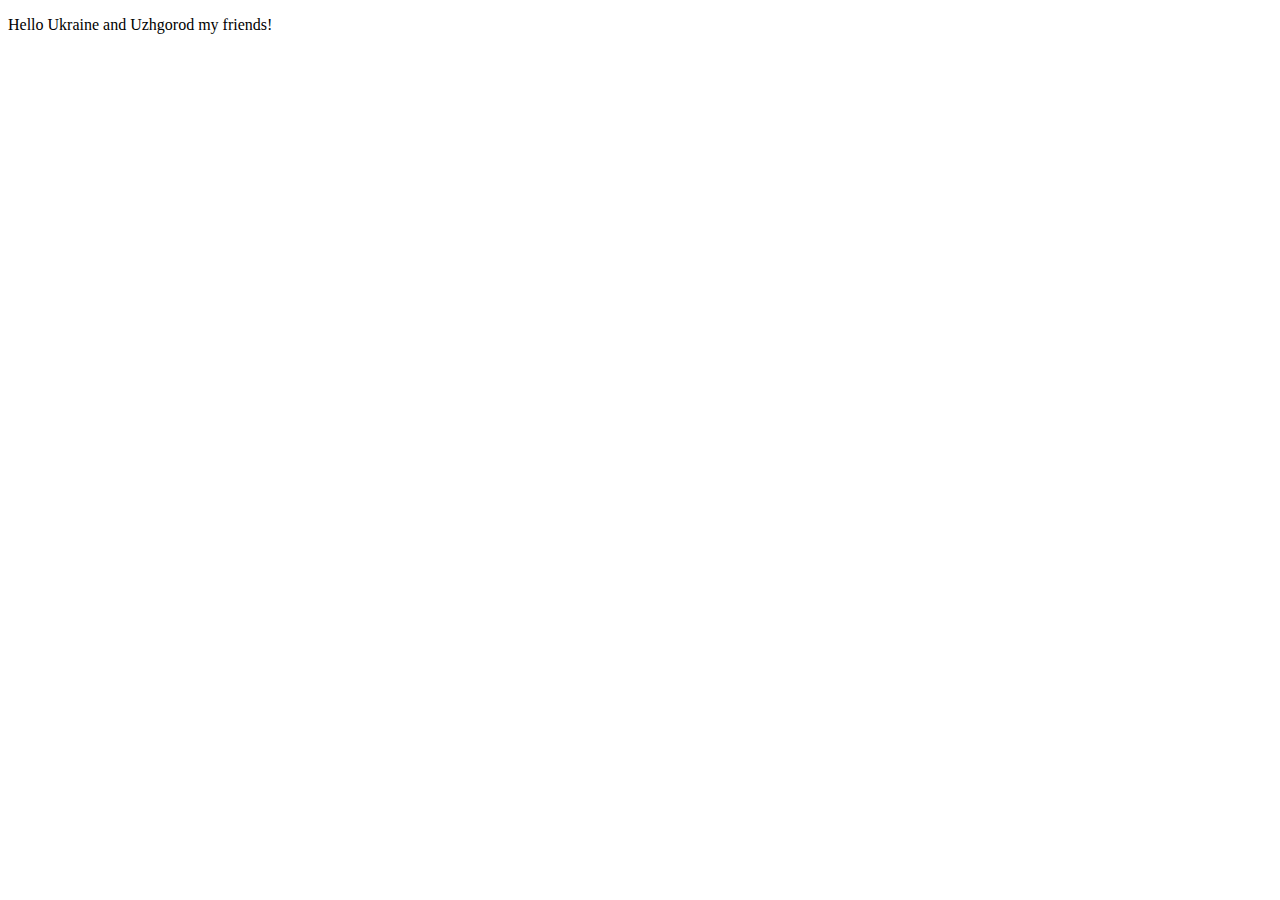
<file: index.html>
<!DOCTYPE html>
<html lang="en">
<head>
    <meta charset="UTF-8">
    <meta name="viewport" content="width=device-width, initial-scale=1.0">
    <title>Document</title>
</head>
<body>
    <p>Hello Ukraine and Uzhgorod my friends!</p>
    <script src="js/script.js"> 
    
    </script>
</body>
</html>
</file>
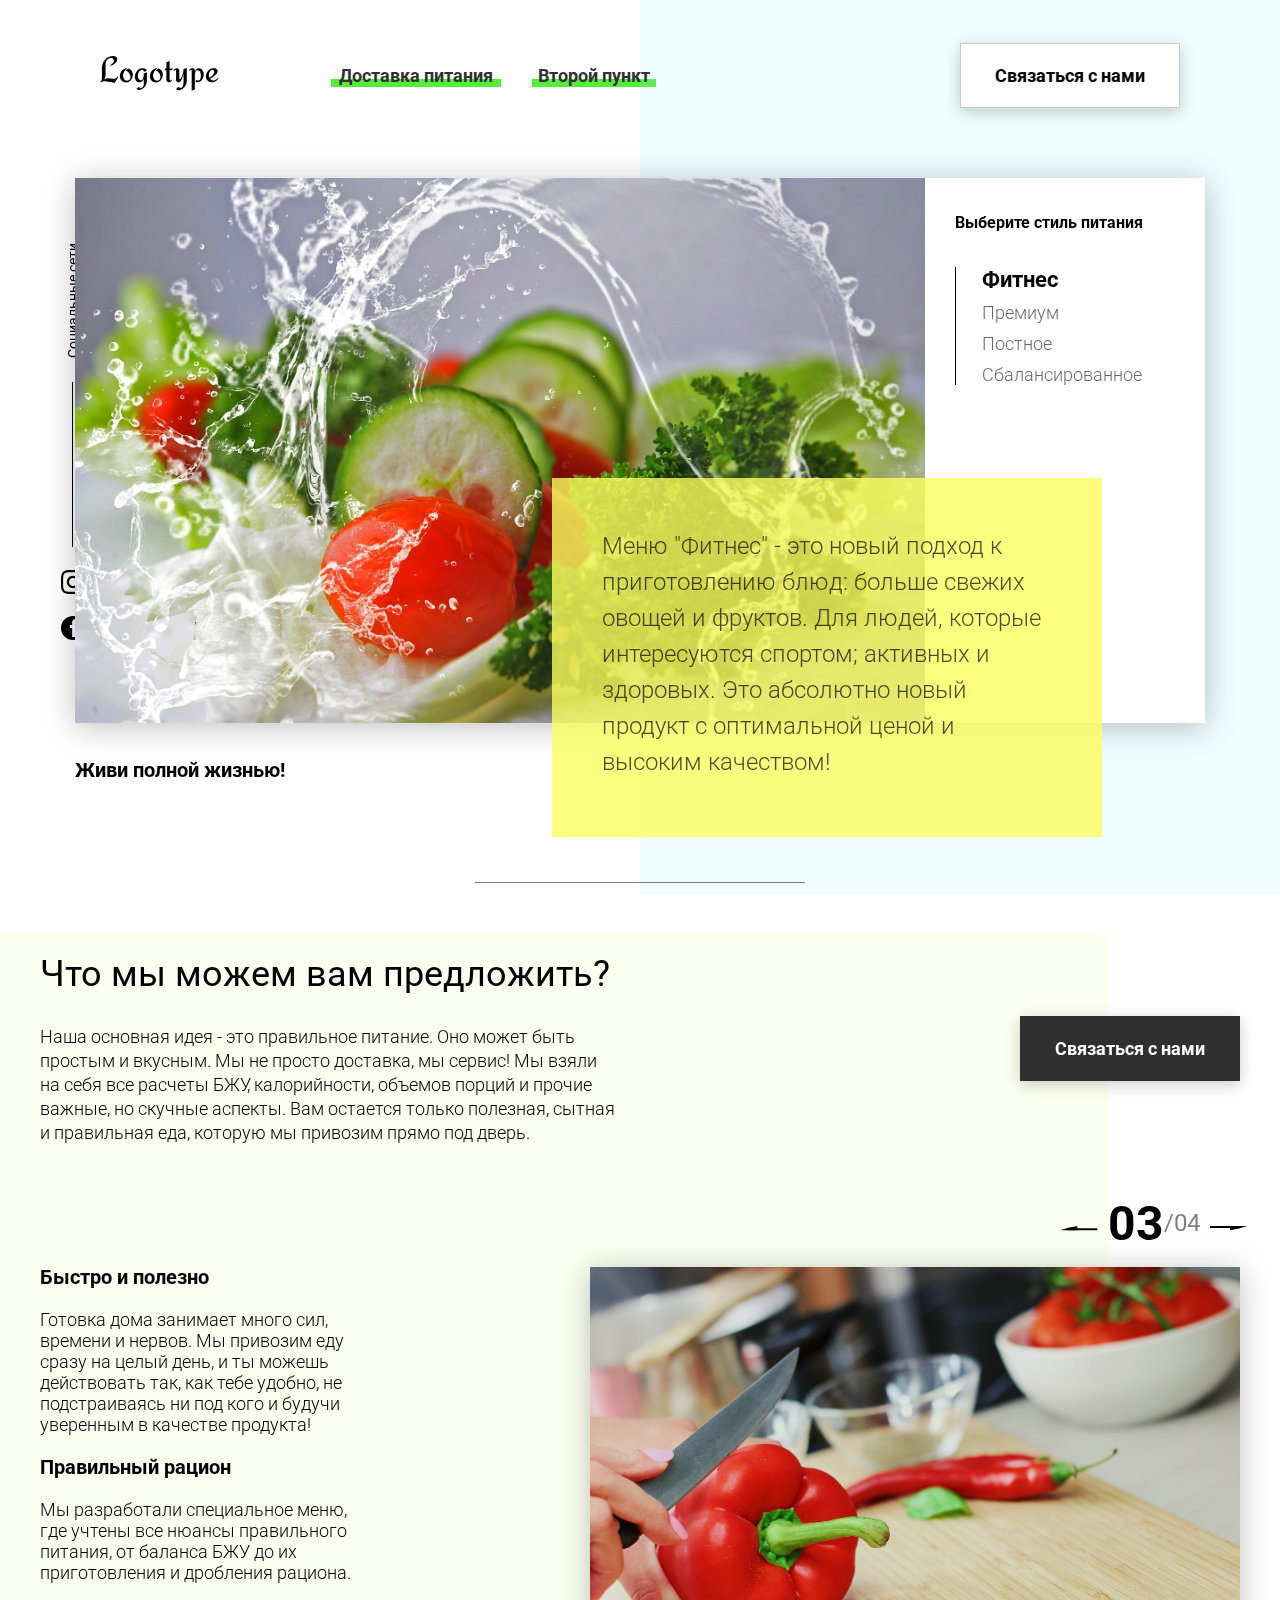
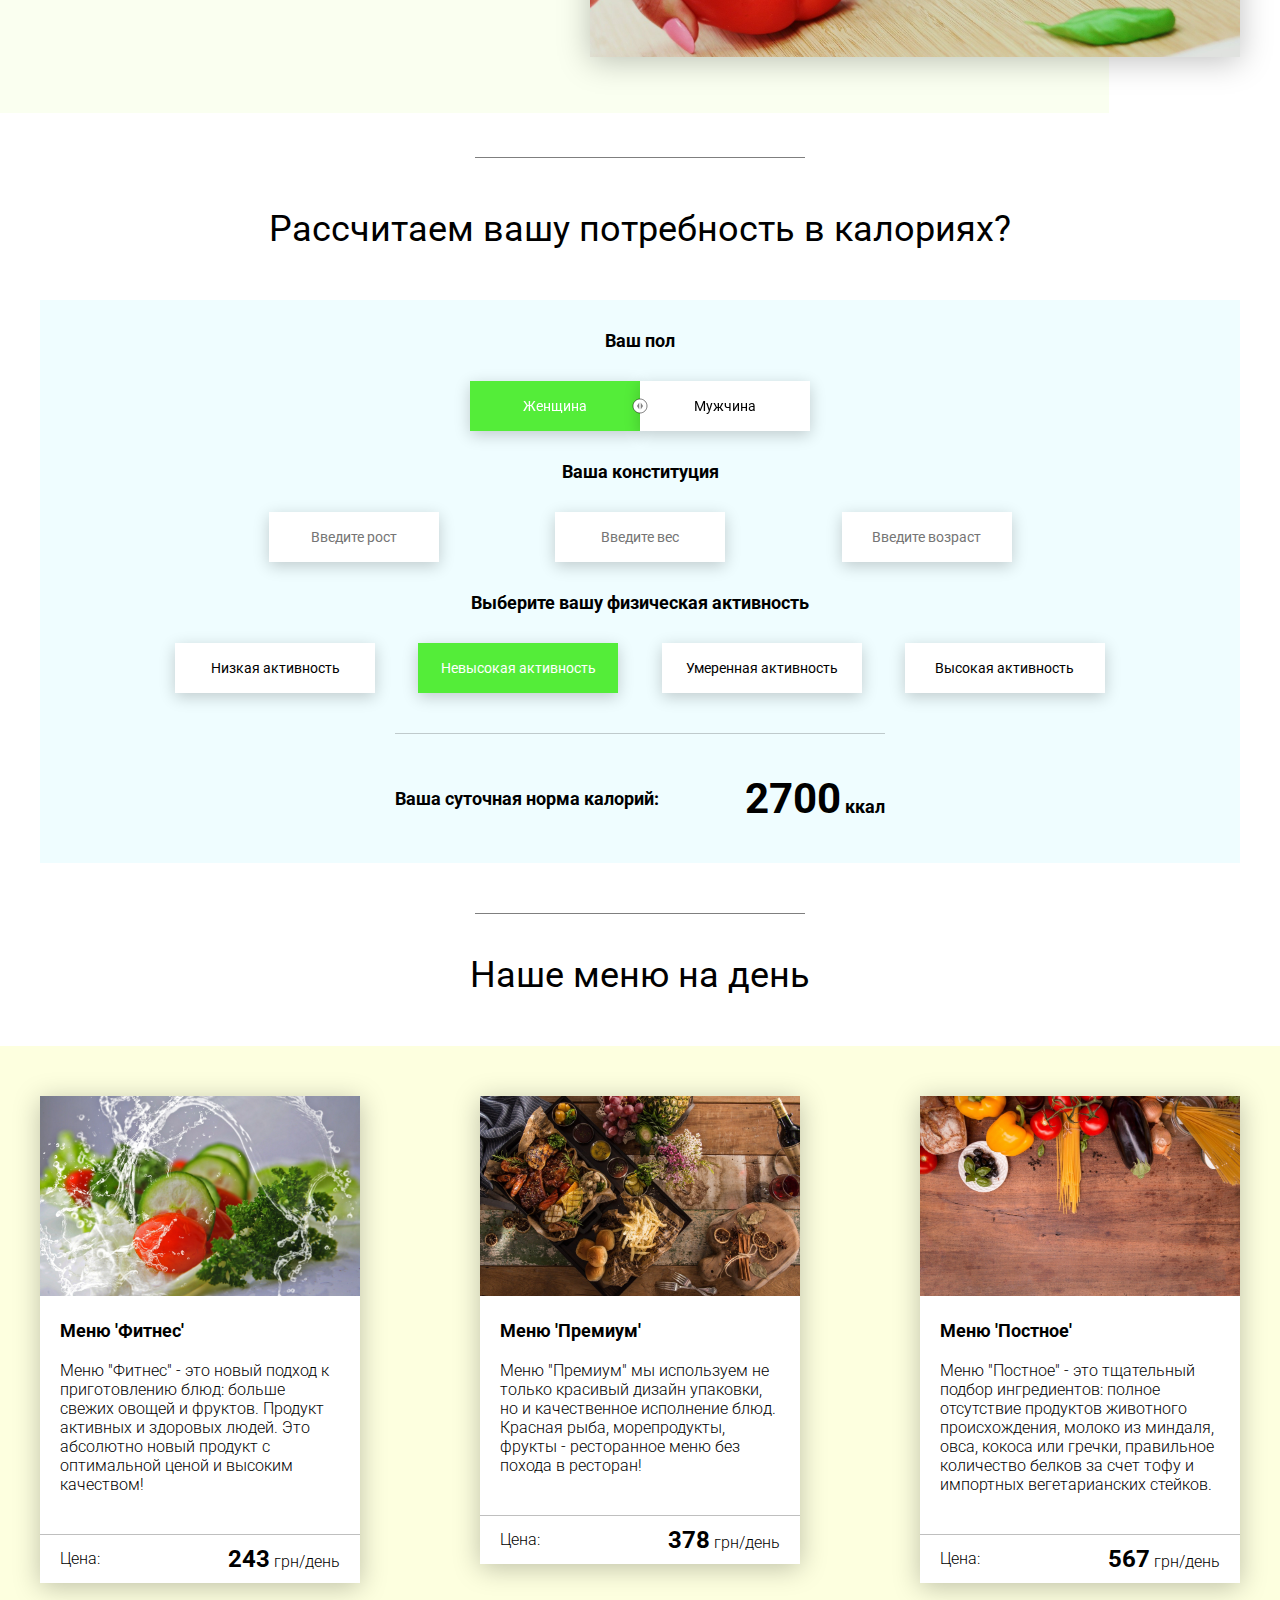
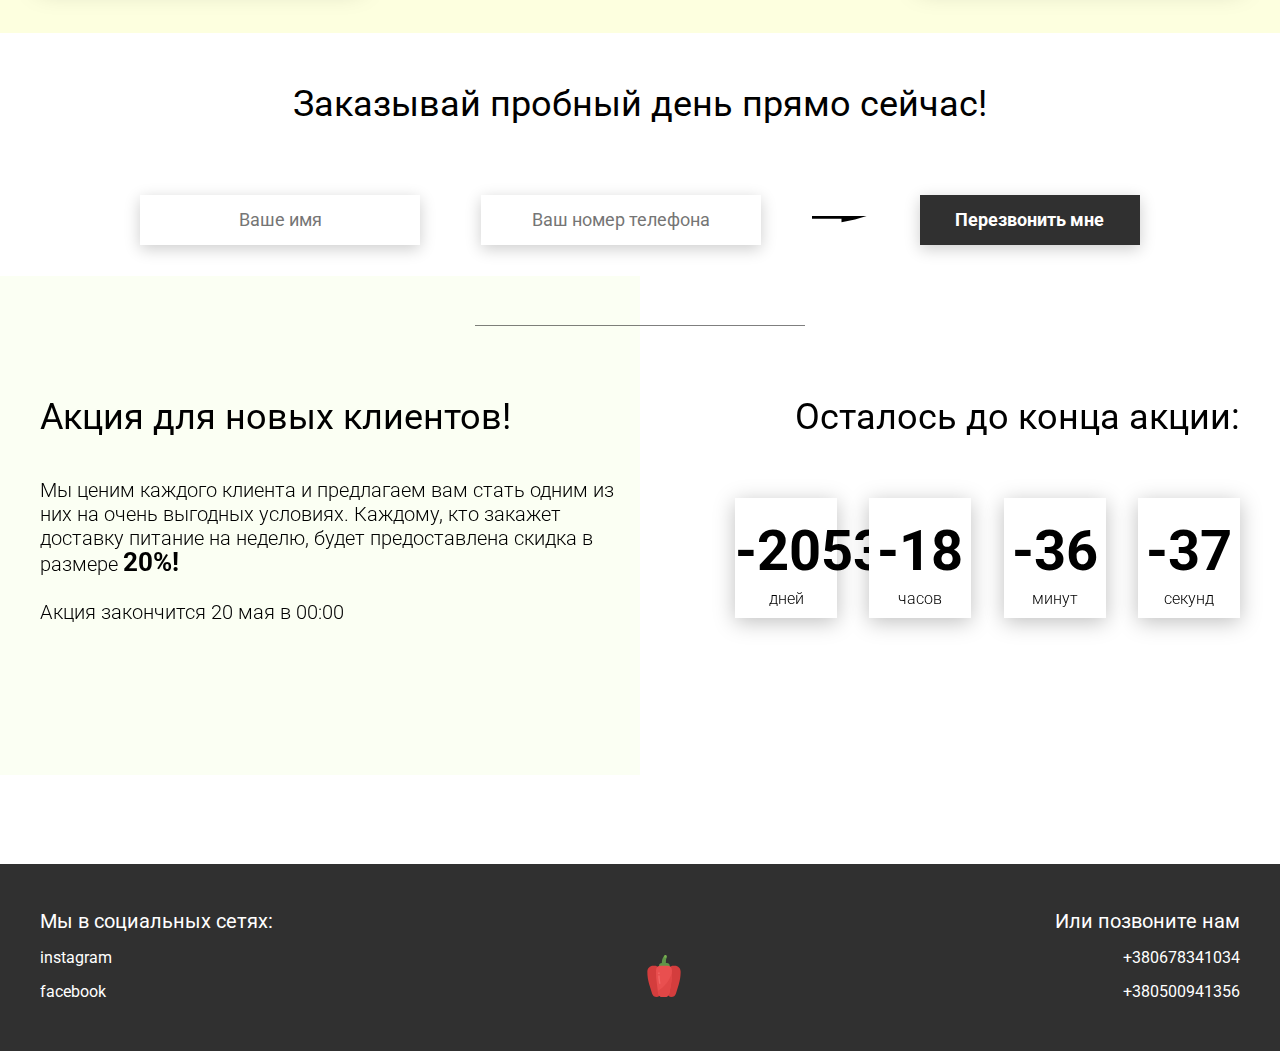
<file: Project FOOD/index.html>
<!DOCTYPE html>
<html lang="en">
<head>
    <meta charset="UTF-8">
    <meta name="viewport" content="width=device-width, initial-scale=1.0">
    <title>Food</title>
    <link rel="stylesheet" href="css/style.css">
</head>
<body>
    <header class="header">
        <div class="header__left-block">
            <div class="header__logo">
                <img src="icons/logo.svg" alt="Логотип">
            </div>
            <nav class="header__links">
                <a href="#" class="header__link">Доставка питания</a>
                <a href="#" class="header__link">Второй пункт</a>
            </nav>
        </div>
        <div class="header__right-block">
            <button class="btn btn_white" data-modal>Связаться с нами</button>
        </div>
    </header>
    <div class="sidepanel">
        <div class="sidepanel__text"><span>Социальные сети</span></div>
        <div class="sidepanel__divider"></div>
        <a href="#" class="sidepanel__icon">
            <img src="icons/instagram.svg" alt="instagram">
        </a>
        <a href="#" class="sidepanel__icon">
            <img src="icons/facebook.svg" alt="facebook">
        </a>
    </div>

    <div class="preview">
        <div class="bgc_blue"></div>
        <div class="container">
            <div class="tabcontainer">
                <div class="tabcontent">
                    <img src="img/tabs/vegy.jpg" alt="vegy">
                    <div class="tabcontent__descr">
                        Меню "Фитнес" - это новый подход к приготовлению блюд: больше свежих овощей и фруктов. Для людей, которые интересуются спортом; активных и здоровых. Это абсолютно новый продукт с оптимальной ценой и высоким качеством!
                    </div>
                </div>
                 <div class="tabcontent">
                    <img src="img/tabs/elite.jpg" alt="elite">
                    <div class="tabcontent__descr">
                        Меню “Премиум” - мы используем не только красивый дизайн упаковки, но и качественное исполнение блюд. Красная рыба, морепродукты, фрукты - ресторанное меню без похода в ресторан!                                     
                    </div>
                </div>
                <div class="tabcontent">
                    <img src="img/tabs/post.jpg" alt="post">
                    <div class="tabcontent__descr">
                        Наше специальное “Постное меню” - это тщательный подбор ингредиентов: полное отсутствие продуктов животного происхождения. Полная гармония с собой и природой в каждом элементе! Все будет Ом!                                     
                    </div>
                </div>
                <div class="tabcontent">
                    <img src="img/tabs/vegy.jpg" alt="vegy">
                    <div class="tabcontent__descr">
                        Меню "Сбалансированное" - это соответствие вашего рациона всем научным рекомендациям. Мы тщательно просчитываем вашу потребность в к/б/ж/у и создаем лучшие блюда для вас.
                    </div>
                </div>
                <div class="tabheader">
                    <h3>Выберите стиль питания</h3>
                    <div class="tabheader__items">
                        <div class="tabheader__item tabheader__item_active">Фитнес</div>
                        <div class="tabheader__item">Премиум</div>
                        <div class="tabheader__item">Постное</div>
                        <div class="tabheader__item">Сбалансированное</div>
                    </div>
                </div>
            </div>
            <div class="preview__life">Живи полной жизнью!</div>
        </div>
    </div>

    <div class="divider"></div>

    <div class="offer">
        <div class="bgc_y"></div>
        <div class="container">
            <div class="offer__text">
                <h2 class="title">Что мы можем вам предложить?</h2>
                <div class="offer__descr">
                    Наша основная идея - это правильное питание. Оно может быть простым и вкусным. Мы не просто доставка, мы сервис! Мы взяли на себя все расчеты БЖУ, калорийности, объемов порций и прочие важные, но скучные аспекты. Вам остается только полезная, сытная и правильная еда, которую мы привозим прямо под дверь.
                </div>
            </div>
            <div class="offer__action">
                <button class="btn btn_dark" data-modal>Связаться с нами</button>
            </div>
        </div>
        <div class="container">
            <div class="offer__advantages">
                <h2>Быстро и полезно</h2>
                <div class="offer__advantages-text">
                    Готовка дома занимает много сил, времени и нервов. Мы привозим еду сразу на целый день, и ты можешь действовать так, как тебе удобно, не подстраиваясь ни под кого и будучи уверенным в качестве продукта!
                </div>
                <h2>Правильный рацион</h2>
                <div class="offer__advantages-text">
                    Мы разработали специальное меню, где учтены все нюансы правильного питания, от баланса БЖУ до их приготовления и дробления рациона.
                </div>
            </div>
            <div class="offer__slider">
                <div class="offer__slider-counter">
                    <div class="offer__slider-prev">
                        <img src="icons/left.svg" alt="prev">
                    </div>
                    <span id="current">03</span>
                    /
                    <span id="total">04</span>
                    <div class="offer__slider-next">
                        <img src="icons/right.svg" alt="next">
                    </div>
                </div>
                <div class="offer__slider-wrapper">
                    <div class="offer__slide">
                        <img src="img/slider/pepper.jpg" alt="pepper">
                    </div>
                    <!-- <div class="offer__slide">
                        <img src="img/slider/food-12.jpg" alt="food">
                    </div>
                    <div class="offer__slide">
                        <img src="img/slider/olive-oil.jpg" alt="oil">
                    </div>
                    <div class="offer__slide">
                        <img src="img/slider/paprika.jpg" alt="paprika">
                    </div> -->
                </div>
            </div>
        </div>
    </div>

    <div class="divider"></div>

    <div class="calculating">
        <div class="container">
            <h2 class="title">Рассчитаем вашу потребность в калориях?
            </h2>
            <div class="calculating__field">
                <div class="calculating__subtitle">
                    Ваш пол
                </div>
                <div class="calculating__choose" id="gender">
                    <div class="calculating__choose-item calculating__choose-item_active">Женщина</div>
                    <div class="calculating__choose-item">Мужчина</div>
                </div>

                <div class="calculating__subtitle">
                    Ваша конституция
                </div>
                <div class="calculating__choose calculating__choose_medium">
                    <input type="text" id="height" placeholder="Введите рост" class="calculating__choose-item">
                    <input type="text" id="weight" placeholder="Введите вес"  class="calculating__choose-item">
                    <input type="text" id="age" placeholder="Введите возраст" class="calculating__choose-item">
                </div>

                <div class="calculating__subtitle">
                    Выберите вашу физическая активность
                </div>
                <div class="calculating__choose calculating__choose_big">
                    <div id="low" class="calculating__choose-item">Низкая активность </div>
                    <div id="small"  class="calculating__choose-item calculating__choose-item_active">Невысокая активность</div>
                    <div id="medium" class="calculating__choose-item">Умеренная активность</div>
                    <div id="high" class="calculating__choose-item">Высокая активность</div>
                </div>

                <div class="calculating__divider"></div>

                <div class="calculating__total">
                    <div class="calculating__subtitle">
                        Ваша суточная норма калорий:
                    </div>
                    <div class="calculating__result">
                        <span>2700</span> ккал
                    </div>
                </div>
            </div>
        </div>
    </div>

    <div class="divider"></div>

    <div class="menu">
        <h2 class="title">Наше меню на день</h2>

        <div class="menu__field">
            <div class="container">
                
              
            
            </div>
        </div>
    </div>

    <div class="order">
        <div class="container">
            <div class="title">Заказывай пробный день прямо сейчас!</div>
            <form action="#" class="order__form">
                <input required placeholder="Ваше имя" name="name" type="text" class="order__input">
                <input required placeholder="Ваш номер телефона" name="phone" type="phone" class="order__input">
                <img src="icons/right.svg" alt="right">
                <button class="btn btn_dark btn_min">Перезвонить мне</button>
            </form>
        </div>
    </div>

    <div class="divider"></div>

    <div class="promotion">
        <div class="bgc_y"></div>
        <div class="container">
            <div class="promotion__text">
                <div class="title">Акция для новых клиентов!</div>
                <div class="promotion__descr">
                    Мы ценим каждого клиента и предлагаем вам стать одним из них на очень выгодных условиях. 
                    Каждому, кто закажет доставку питание на неделю, будет предоставлена скидка в размере <span>20%!</span>
                    <br><br>
                    Акция закончится 20 мая в 00:00
                </div>
            </div>
            <div class="promotion__timer">
                <div class="title">Осталось до конца акции:</div>
                <div class="timer">
                    <div class="timer__block">
                        <span id="days">12</span>
                        дней
                    </div>
                    <div class="timer__block">
                        <span id="hours">20</span>
                        часов
                    </div>
                    <div class="timer__block">
                        <span id="minutes">56</span>
                        минут
                    </div>
                    <div class="timer__block">
                        <span id="seconds">20</span>
                        секунд
                    </div>
                </div>
            </div>
        </div>
    </div>

    <footer class="footer">
        <div class="container">
            <div class="social">
                <div class="subtitle">Мы в социальных сетях:</div>
                <a href="#" class="link">instagram</a>
                <a href="#" class="link">facebook</a>
            </div>
            <div class="pepper">
                <img src="icons/veg.svg" alt="pepper">
            </div>
            <div class="call">
                <div class="subtitle">Или позвоните нам</div>
                <a href="#" class="link">+380678341034</a>
                <a href="#" class="link">+380500941356</a>
            </div>
        </div>
    </footer>

    <div class="modal">
        <div class="modal__dialog">
            <div class="modal__content">
                <form action="#">
                    <div class="modal__close" data-close>&times;</div>
                    <div class="modal__title">Мы свяжемся с вами как можно быстрее!</div>
                    <input required placeholder="Ваше имя" name="name" type="text" class="modal__input">
                    <input required placeholder="Ваш номер телефона" name="phone" type="phone" class="modal__input">
                    <button data-modal class="btn btn_dark btn_min">Перезвонить мне</button>
                </form>
            </div>
        </div>
    </div>



    <script src="js/script.js"></script>
</body>
</html>
</file>
<file: Project FOOD/css/style.css>
@import url(https://fonts.googleapis.com/css?family=Roboto:300,400,700&display=swap&subset=cyrillic-ext);*{box-sizing:border-box;margin:0;padding:0;font-family:Roboto,sans-serif}a{text-decoration:none}.btn{width:220px;height:65px;display:flex;justify-content:center;align-items:center;background-color:#fff;font-size:18px;font-weight:700;border:1px solid rgba(0,0,0,.2);box-shadow:0 4px 15px rgba(0,0,0,.2);cursor:pointer;transition:.3s all;outline:0}.btn_white{background-color:#fff}.btn_dark{background-color:#303030;color:#fff;border:none}.btn_min{height:50px}.btn:hover{box-shadow:0 4px 30px rgba(0,0,0,.3)}.container{max-width:1200px;margin:0 auto}.divider{width:330px;height:1px;margin:0 auto;background-color:rgba(0,0,0,.5)}.title{font-size:36px;font-weight:400}.header{display:flex;justify-content:space-between;align-items:center;height:150px;padding:0 100px}.header__left-block{display:flex;justify-content:space-between;min-width:550px}.header__logo{max-width:170px}.header__logo img{width:100%}.header__links{display:flex;align-items:center}.header__link{position:relative;margin-right:45px;font-weight:700;font-size:18px;color:#303030}.header__link:after{content:'';position:absolute;display:block;width:110%;left:-5%;bottom:-1px;z-index:-1;height:8px;background:#54ed39}.header__link:last-child{margin-right:0}.sidepanel{position:fixed;left:60px;top:240px;height:400px;width:25px;display:flex;flex-direction:column;justify-content:space-between;align-items:center}.sidepanel__text{width:120px;height:120px;font-size:14px}.sidepanel__text span{display:flex;transform:rotate(-90deg) translateX(-50px)}.sidepanel__divider{width:1px;height:165px;background-color:#000}.sidepanel__icon{width:24px;height:24px}.sidepanel__icon img{width:100%}.preview{padding:28px 0 100px 0;position:relative}.preview__life{font-weight:700;font-size:20px;margin-left:35px;margin-top:35px}.bgc_blue{position:absolute;right:0;top:-155px;width:50vw;height:900px;background:rgba(146,242,255,.15);z-index:-1}.tabcontainer{display:flex;width:1130px;margin:0 auto;box-shadow:0 4px 30px rgba(0,0,0,.25)}.tabcontent{width:850px;position:relative}.tabcontent img{width:100%;height:100%;object-fit:cover}.tabcontent__descr{position:absolute;top:300px;right:-177px;width:550px;height:359px;background:rgba(251,254,93,.8);padding:50px;font-size:24px;font-weight:300;line-height:36px;color:rgba(0,0,0,.7)}.tabheader{width:280px;padding:35px 30px;background-color:#fff}.tabheader h3{font-weight:700;font-size:16px}.tabheader__items{margin-top:35px;padding-left:26px;border-left:1px solid #000}.tabheader__item{font-weight:700;font-size:18px;font-weight:300;margin-top:10px;color:rgba(0,0,0,.6);cursor:pointer;transition:.3s all}.tabheader__item_active{color:#000;font-size:22px;font-weight:700}.offer{padding:70px 0 100px 0;position:relative}.offer .container{display:flex;justify-content:space-between}.offer .bgc_y{position:absolute;width:1109px;height:780px;background:rgba(243,255,222,.45);z-index:-1;top:50px}.offer__text{width:580px}.offer__descr{font-size:18px;margin-top:30px;font-weight:300;line-height:24px}.offer__action{display:flex;align-items:center;justify-content:flex-end}.offer__advantages{width:330px;margin-top:50px}.offer__advantages h2{font-weight:700;font-size:20px;margin-top:20px}.offer__advantages h2:first-child{margin-top:70px}.offer__advantages-text{margin-top:20px;font-size:18px;font-weight:300;line-height:21px}.offer__slider{width:650px;margin-top:50px;display:flex;flex-direction:column;align-items:flex-end}.offer__slider-counter{display:flex;width:180px;align-items:center;font-size:24px;color:rgba(0,0,0,.5)}.offer__slider-wrapper{width:100%;margin-top:15px;box-shadow:0 4px 30px rgba(0,0,0,.25)}.offer__slider-prev{margin-right:10px;cursor:pointer}.offer__slider-next{margin-left:10px;cursor:pointer}.offer__slider #current{font-size:48px;font-weight:700;color:#000}.offer__slide{width:100%;height:390px}.offer__slide img{width:100%;height:100%;object-fit:cover}.calculating{padding:50px 0}.calculating .title{text-align:center}.calculating__field{width:100%;margin-top:50px;background:rgba(146,242,255,.15);padding:30px 0 40px 0}.calculating__subtitle{text-align:center;font-size:18px;font-weight:700;margin-top:30px}.calculating__subtitle:first-child{margin-top:0}.calculating #gender:after{content:'';position:absolute;top:50%;transform:translateY(-50%);display:block;width:16px;height:16px;background:url(../icons/switch.svg) center center/cover no-repeat}.calculating__choose{position:relative;display:flex;margin-top:30px;justify-content:center}.calculating__choose-item{display:flex;align-items:center;justify-content:center;width:170px;height:50px;padding:0 10px;background:#fff;box-shadow:0 4px 15px rgba(0,0,0,.2);border:none;text-align:center;font-size:14px;cursor:pointer;outline:0;transition:.3s all}.calculating__choose-item_active{color:#fff;background-color:#54ed39}.calculating__choose_medium{width:743px;justify-content:space-between;margin:30px auto 0 auto}.calculating__choose_big{width:930px;justify-content:space-between;margin:30px auto 0 auto}.calculating__choose_big .calculating__choose-item{width:200px}.calculating__divider{width:490px;height:1px;margin:40px auto;background-color:rgba(0,0,0,.2)}.calculating__total{width:490px;margin:0 auto;display:flex;justify-content:space-between;align-items:center}.calculating__result{font-size:18px;font-weight:700}.calculating__result span{font-size:42px}.menu{padding:40px 0 50px 0}.menu .container{display:flex;justify-content:space-between;align-items:flex-start}.menu .title{text-align:center}.menu__field{margin-top:50px;padding:50px 0;width:100%;background:rgba(249,254,126,.25)}.menu__item{width:320px;min-height:450px;background:#fff;box-shadow:0 4px 25px rgba(0,0,0,.25);font-size:16px;font-weight:300}.menu__item img{width:100%;height:200px;object-fit:cover}.menu__item-subtitle{font-weight:700;font-size:18px;padding:0 20px;margin-top:20px}.menu__item-descr{margin-top:20px;padding:0 20px}.menu__item-divider{width:100%;height:1px;background-color:rgba(0,0,0,.25);margin-top:40px}.menu__item-price{display:flex;justify-content:space-between;align-items:center;padding:10px 20px}.menu__item-price span{font-size:24px;font-weight:700}.order{padding-bottom:80px}.order .title{text-align:center}.order__form{margin-top:70px;padding:0 100px;display:flex;justify-content:space-between;align-items:center}.order__form img{transform:scale(1.5)}.order__input{width:280px;height:50px;background:#fff;box-shadow:0 4px 15px rgba(0,0,0,.2);border:none;font-size:18px;text-align:center;padding:0 20px;outline:0}.promotion{padding:70px 0 240px 0;position:relative}.promotion .container{display:flex}.promotion .bgc_y{position:absolute;width:50%;height:499px;background:rgba(243,255,222,.35);z-index:-1;top:-50px;left:0}.promotion__text{width:50%}.promotion__descr{margin-top:40px;font-size:20px;line-height:24px;font-weight:300}.promotion__descr span{font-weight:700;font-size:26px}.promotion__timer{width:50%}.promotion__timer .title{text-align:right}.promotion__timer .timer{margin-top:60px;padding-left:95px;display:flex;justify-content:space-between;align-items:center}.promotion__timer .timer__block{width:102px;height:120px;background:#fff;box-shadow:0 4px 20px rgba(0,0,0,.25);font-size:16px;font-weight:300;text-align:center}.promotion__timer .timer__block span{display:block;margin-top:20px;margin-bottom:5px;font-size:56px;font-weight:700}.footer{min-height:180px;background-color:#303030;padding:45px 0 50px 0;color:#fff}.footer .container{height:100%;display:flex;justify-content:space-between;align-items:flex-end}.footer .subtitle{font-size:20px}.footer .link{display:block;margin-top:15px;font-size:16px;color:#fff}.footer .call{text-align:right}.modal{position:fixed;top:0;left:0;z-index:1050;display:none;width:100%;height:100%;overflow:hidden;background-color:rgba(0,0,0,.5)}.modal__dialog{max-width:500px;margin:40px auto}.modal__content{position:relative;width:100%;padding:40px;background-color:#fff;border:1px solid rgba(0,0,0,.2);border-radius:4px;max-height:80vh;overflow-y:auto}.modal__close{position:absolute;top:8px;right:14px;font-size:30px;color:#000;opacity:.5;font-weight:700;border:none;background-color:transparent;cursor:pointer}.modal__title{text-align:center;font-size:22px;text-transform:uppercase}.modal__input{display:block;margin:20px auto 20px auto;width:280px;height:50px;background:#fff;box-shadow:0 4px 15px rgba(0,0,0,.2);border:none;font-size:18px;text-align:center;padding:0 20px;outline:0}.modal .btn{display:block;width:280px;margin:0 auto} .show{display:block} .hide{display:none} .fade{animation-name: fade; animation-duration: 1.5s;} @keyframes fade{from{opacity: 0.1;}to{opacity: 1;}}
</file>
